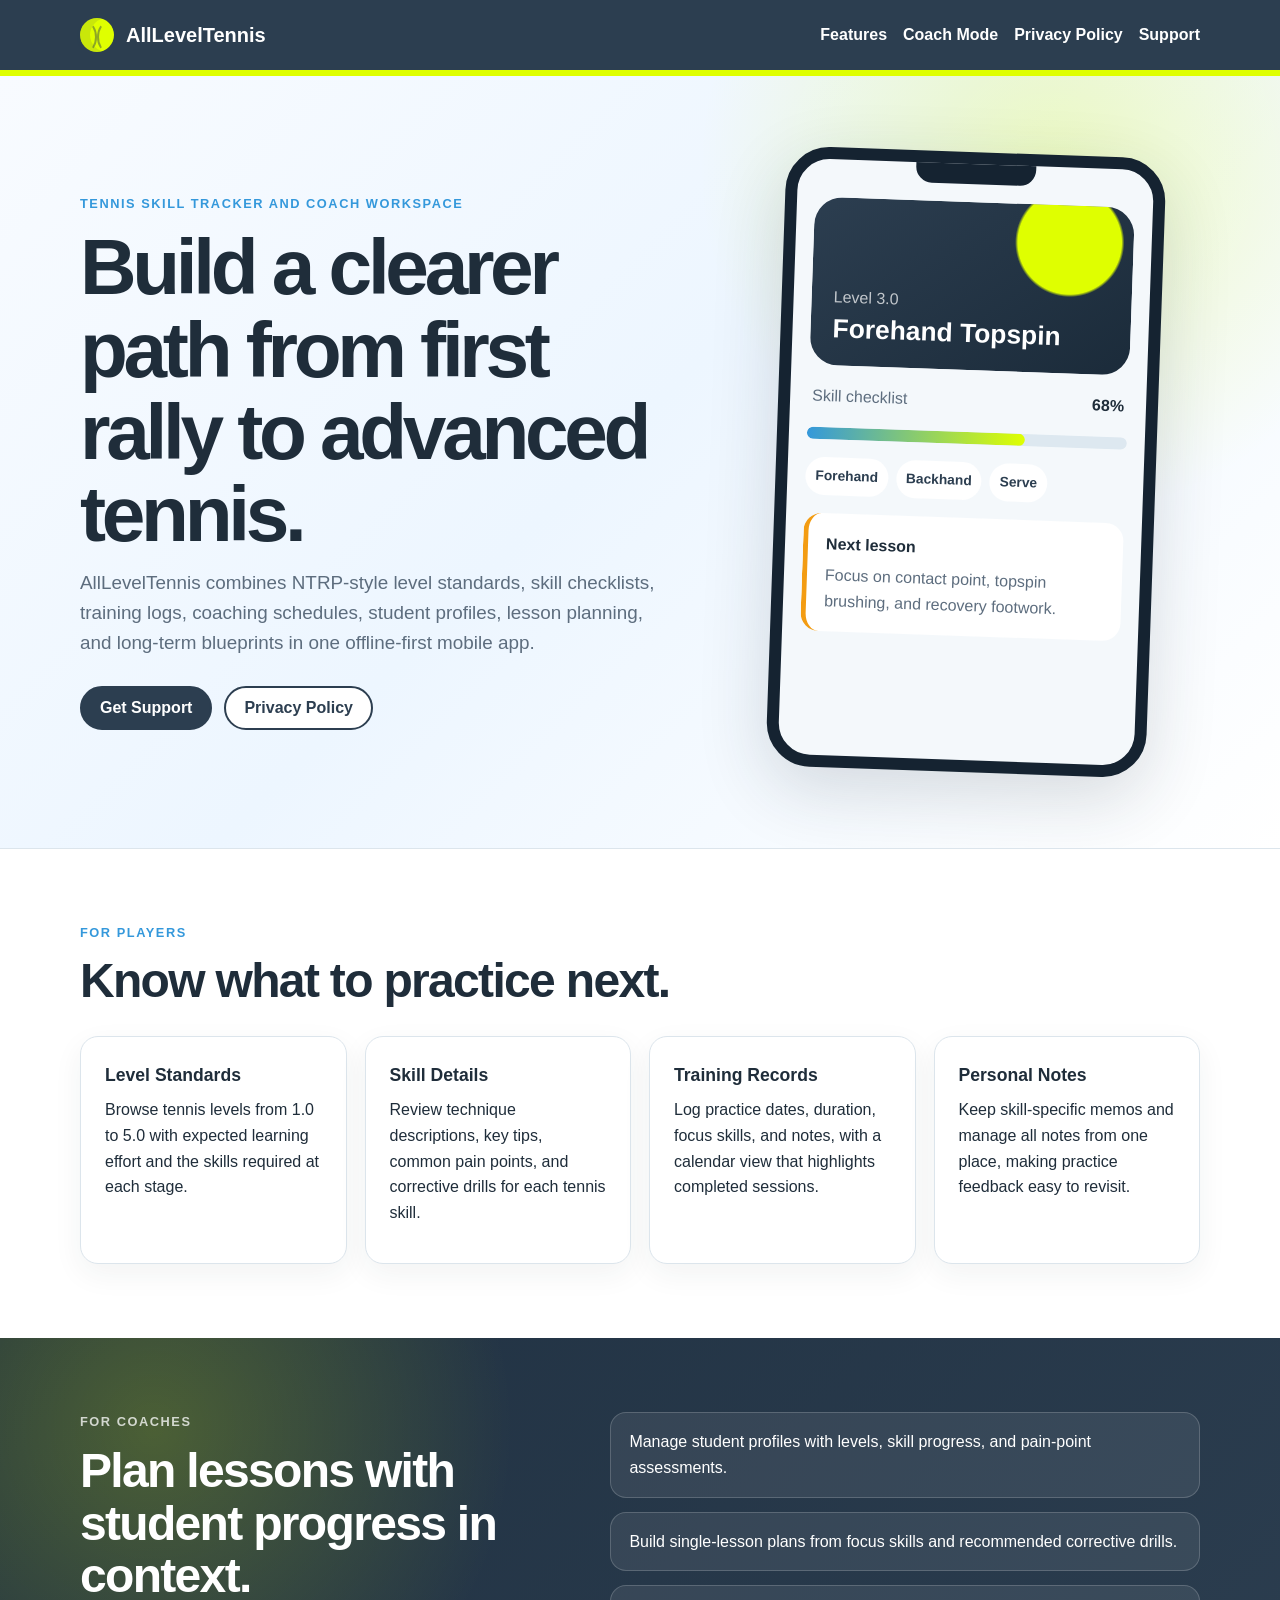
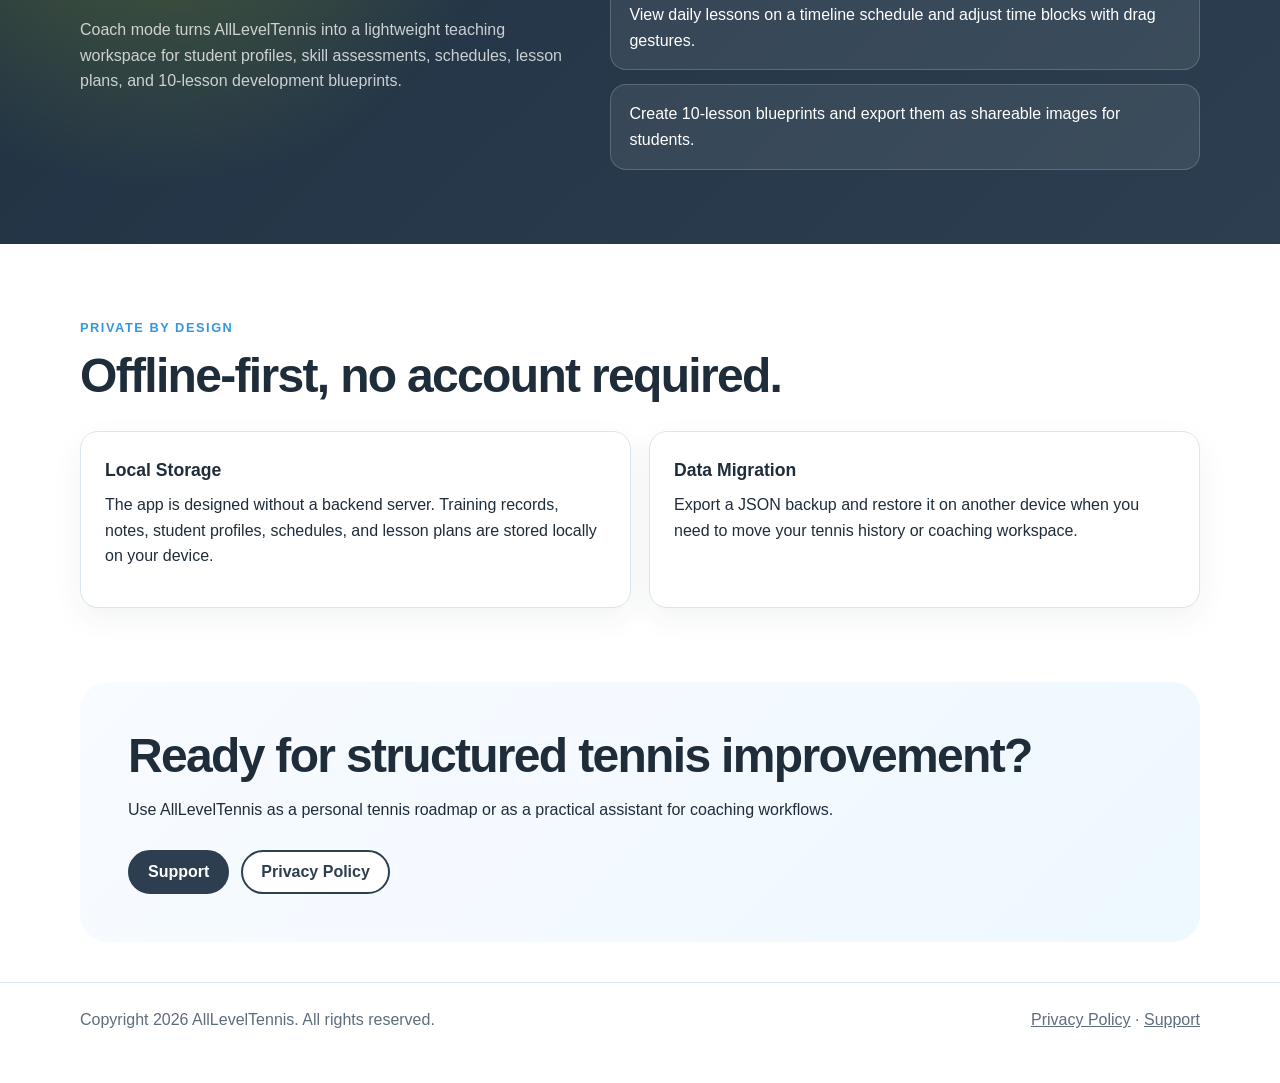
<file: index.html>
<!doctype html>
<html lang="en">
  <head>
    <meta charset="utf-8">
    <meta name="viewport" content="width=device-width, initial-scale=1">
    <title>AllLevelTennis - Tennis Learning and Coaching Assistant</title>
    <meta name="description" content="AllLevelTennis helps tennis players track skills, training records, notes, and helps coaches manage students, schedules, lesson plans, and 10-lesson blueprints.">
    <meta property="og:title" content="AllLevelTennis">
    <meta property="og:description" content="A mobile tennis learning and coaching assistant for players and coaches.">
    <meta property="og:type" content="website">
    <meta property="og:url" content="https://q06183.github.io/AllLevelTennisPages/">
    <link rel="canonical" href="https://q06183.github.io/AllLevelTennisPages/">
    <link rel="stylesheet" href="./styles.css">
  </head>
  <body>
    <header class="site-header">
      <div class="wrap header-layout">
        <a class="brand" href="./index.html" aria-label="AllLevelTennis home">
          <span class="ball" aria-hidden="true"></span>
          <span class="brand-name">AllLevelTennis</span>
        </a>
        <nav class="nav" aria-label="Primary navigation">
          <a href="#features">Features</a>
          <a href="#coach">Coach Mode</a>
          <a href="./privacy.html">Privacy Policy</a>
          <a href="./support.html">Support</a>
        </nav>
      </div>
    </header>

    <main>
      <section class="hero">
        <div class="wrap hero-grid">
          <div class="hero-copy">
            <p class="eyebrow">Tennis skill tracker and coach workspace</p>
            <h1>Build a clearer path from first rally to advanced tennis.</h1>
            <p class="lead">AllLevelTennis combines NTRP-style level standards, skill checklists, training logs, coaching schedules, student profiles, lesson planning, and long-term blueprints in one offline-first mobile app.</p>
            <div class="hero-actions">
              <a class="button" href="./support.html">Get Support</a>
              <a class="button button-secondary" href="./privacy.html">Privacy Policy</a>
            </div>
          </div>
          <div class="phone-card" aria-label="AllLevelTennis app preview">
            <div class="phone-top"></div>
            <div class="app-preview">
              <div class="preview-header">
                <span>Level 3.0</span>
                <strong>Forehand Topspin</strong>
              </div>
              <div class="progress-row">
                <span>Skill checklist</span>
                <strong>68%</strong>
              </div>
              <div class="progress-bar"><span style="width: 68%;"></span></div>
              <div class="tag-row">
                <span>Forehand</span>
                <span>Backhand</span>
                <span>Serve</span>
              </div>
              <div class="lesson-card">
                <strong>Next lesson</strong>
                <p>Focus on contact point, topspin brushing, and recovery footwork.</p>
              </div>
            </div>
          </div>
        </div>
      </section>

      <section class="wrap section" id="features">
        <p class="eyebrow">For players</p>
        <h2>Know what to practice next.</h2>
        <div class="grid">
          <article class="card">
            <h3>Level Standards</h3>
            <p>Browse tennis levels from 1.0 to 5.0 with expected learning effort and the skills required at each stage.</p>
          </article>
          <article class="card">
            <h3>Skill Details</h3>
            <p>Review technique descriptions, key tips, common pain points, and corrective drills for each tennis skill.</p>
          </article>
          <article class="card">
            <h3>Training Records</h3>
            <p>Log practice dates, duration, focus skills, and notes, with a calendar view that highlights completed sessions.</p>
          </article>
          <article class="card">
            <h3>Personal Notes</h3>
            <p>Keep skill-specific memos and manage all notes from one place, making practice feedback easy to revisit.</p>
          </article>
        </div>
      </section>

      <section class="feature-band" id="coach">
        <div class="wrap split">
          <div>
            <p class="eyebrow">For coaches</p>
            <h2>Plan lessons with student progress in context.</h2>
            <p>Coach mode turns AllLevelTennis into a lightweight teaching workspace for student profiles, skill assessments, schedules, lesson plans, and 10-lesson development blueprints.</p>
          </div>
          <ul class="check-list">
            <li>Manage student profiles with levels, skill progress, and pain-point assessments.</li>
            <li>Build single-lesson plans from focus skills and recommended corrective drills.</li>
            <li>View daily lessons on a timeline schedule and adjust time blocks with drag gestures.</li>
            <li>Create 10-lesson blueprints and export them as shareable images for students.</li>
          </ul>
        </div>
      </section>

      <section class="wrap section">
        <p class="eyebrow">Private by design</p>
        <h2>Offline-first, no account required.</h2>
        <div class="grid two-col">
          <article class="card">
            <h3>Local Storage</h3>
            <p>The app is designed without a backend server. Training records, notes, student profiles, schedules, and lesson plans are stored locally on your device.</p>
          </article>
          <article class="card">
            <h3>Data Migration</h3>
            <p>Export a JSON backup and restore it on another device when you need to move your tennis history or coaching workspace.</p>
          </article>
        </div>
      </section>

      <section class="wrap section cta">
        <h2>Ready for structured tennis improvement?</h2>
        <p>Use AllLevelTennis as a personal tennis roadmap or as a practical assistant for coaching workflows.</p>
        <div class="hero-actions">
          <a class="button" href="./support.html">Support</a>
          <a class="button button-secondary" href="./privacy.html">Privacy Policy</a>
        </div>
      </section>
    </main>

    <footer class="site-footer">
      <div class="wrap footer-layout">
        <p>Copyright 2026 AllLevelTennis. All rights reserved.</p>
        <p><a href="./privacy.html">Privacy Policy</a> · <a href="./support.html">Support</a></p>
      </div>
    </footer>
  </body>
</html>
</file>
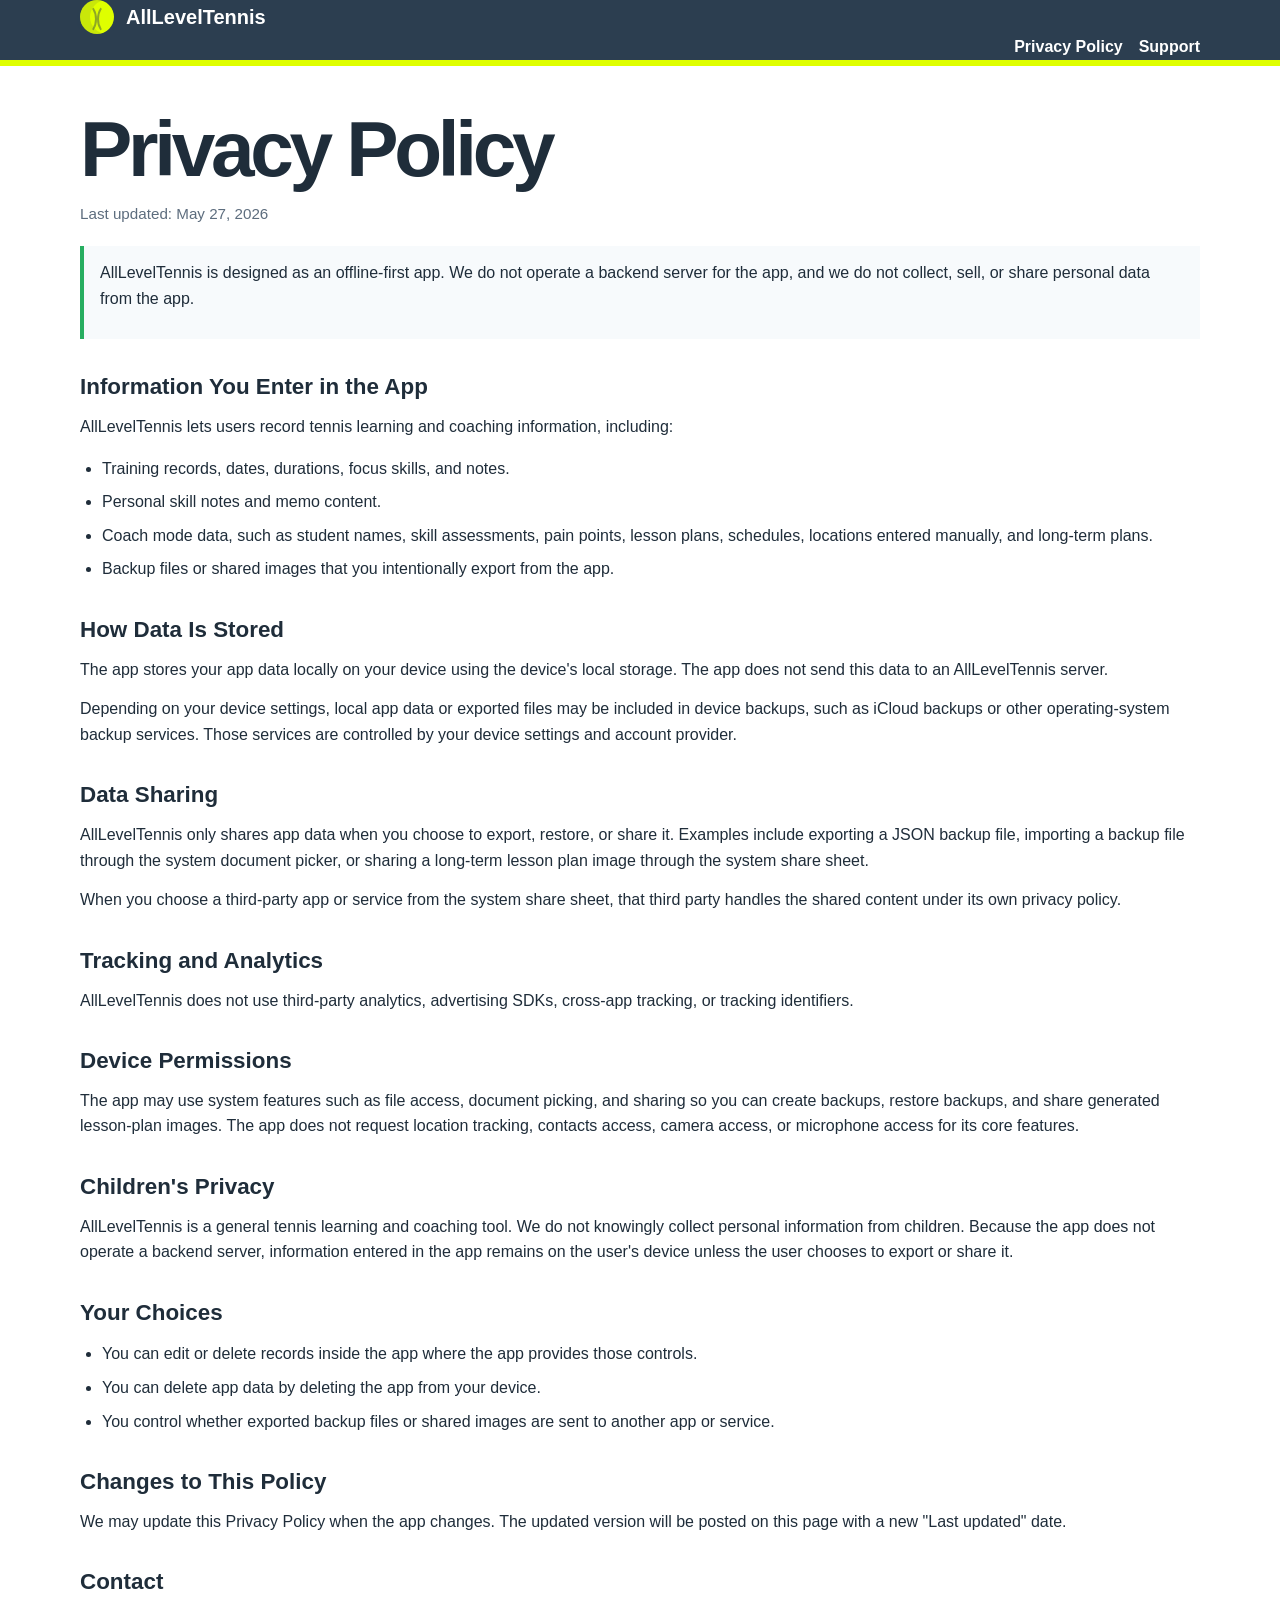
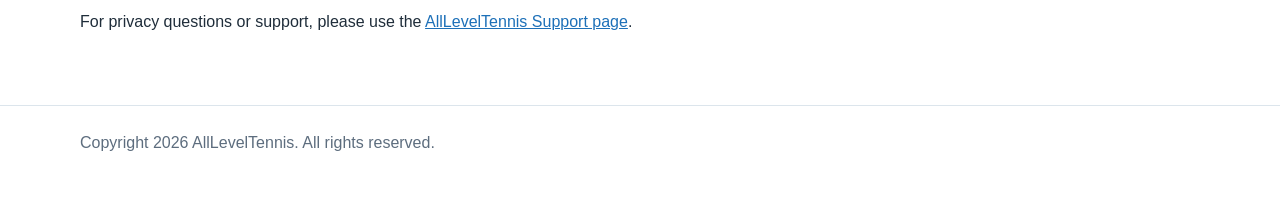
<file: privacy.html>
<!doctype html>
<html lang="en">
  <head>
    <meta charset="utf-8">
    <meta name="viewport" content="width=device-width, initial-scale=1">
    <title>Privacy Policy - AllLevelTennis</title>
    <meta name="description" content="Privacy Policy for the AllLevelTennis mobile app.">
    <link rel="stylesheet" href="./styles.css">
  </head>
  <body>
    <header class="site-header">
      <div class="wrap">
        <a class="brand" href="./index.html" aria-label="AllLevelTennis home">
          <span class="ball" aria-hidden="true"></span>
          <span class="brand-name">AllLevelTennis</span>
        </a>
        <nav class="nav" aria-label="Primary navigation">
          <a href="./privacy.html">Privacy Policy</a>
          <a href="./support.html">Support</a>
        </nav>
      </div>
    </header>

    <main class="wrap">
      <h1>Privacy Policy</h1>
      <p class="meta">Last updated: May 27, 2026</p>

      <div class="notice">
        <p>AllLevelTennis is designed as an offline-first app. We do not operate a backend server for the app, and we do not collect, sell, or share personal data from the app.</p>
      </div>

      <h2>Information You Enter in the App</h2>
      <p>AllLevelTennis lets users record tennis learning and coaching information, including:</p>
      <ul>
        <li>Training records, dates, durations, focus skills, and notes.</li>
        <li>Personal skill notes and memo content.</li>
        <li>Coach mode data, such as student names, skill assessments, pain points, lesson plans, schedules, locations entered manually, and long-term plans.</li>
        <li>Backup files or shared images that you intentionally export from the app.</li>
      </ul>

      <h2>How Data Is Stored</h2>
      <p>The app stores your app data locally on your device using the device's local storage. The app does not send this data to an AllLevelTennis server.</p>
      <p>Depending on your device settings, local app data or exported files may be included in device backups, such as iCloud backups or other operating-system backup services. Those services are controlled by your device settings and account provider.</p>

      <h2>Data Sharing</h2>
      <p>AllLevelTennis only shares app data when you choose to export, restore, or share it. Examples include exporting a JSON backup file, importing a backup file through the system document picker, or sharing a long-term lesson plan image through the system share sheet.</p>
      <p>When you choose a third-party app or service from the system share sheet, that third party handles the shared content under its own privacy policy.</p>

      <h2>Tracking and Analytics</h2>
      <p>AllLevelTennis does not use third-party analytics, advertising SDKs, cross-app tracking, or tracking identifiers.</p>

      <h2>Device Permissions</h2>
      <p>The app may use system features such as file access, document picking, and sharing so you can create backups, restore backups, and share generated lesson-plan images. The app does not request location tracking, contacts access, camera access, or microphone access for its core features.</p>

      <h2>Children's Privacy</h2>
      <p>AllLevelTennis is a general tennis learning and coaching tool. We do not knowingly collect personal information from children. Because the app does not operate a backend server, information entered in the app remains on the user's device unless the user chooses to export or share it.</p>

      <h2>Your Choices</h2>
      <ul>
        <li>You can edit or delete records inside the app where the app provides those controls.</li>
        <li>You can delete app data by deleting the app from your device.</li>
        <li>You control whether exported backup files or shared images are sent to another app or service.</li>
      </ul>

      <h2>Changes to This Policy</h2>
      <p>We may update this Privacy Policy when the app changes. The updated version will be posted on this page with a new "Last updated" date.</p>

      <h2>Contact</h2>
      <p>For privacy questions or support, please use the <a href="./support.html">AllLevelTennis Support page</a>.</p>
    </main>

    <footer class="site-footer">
      <div class="wrap">
        <p>Copyright 2026 AllLevelTennis. All rights reserved.</p>
      </div>
    </footer>
  </body>
</html>
</file>
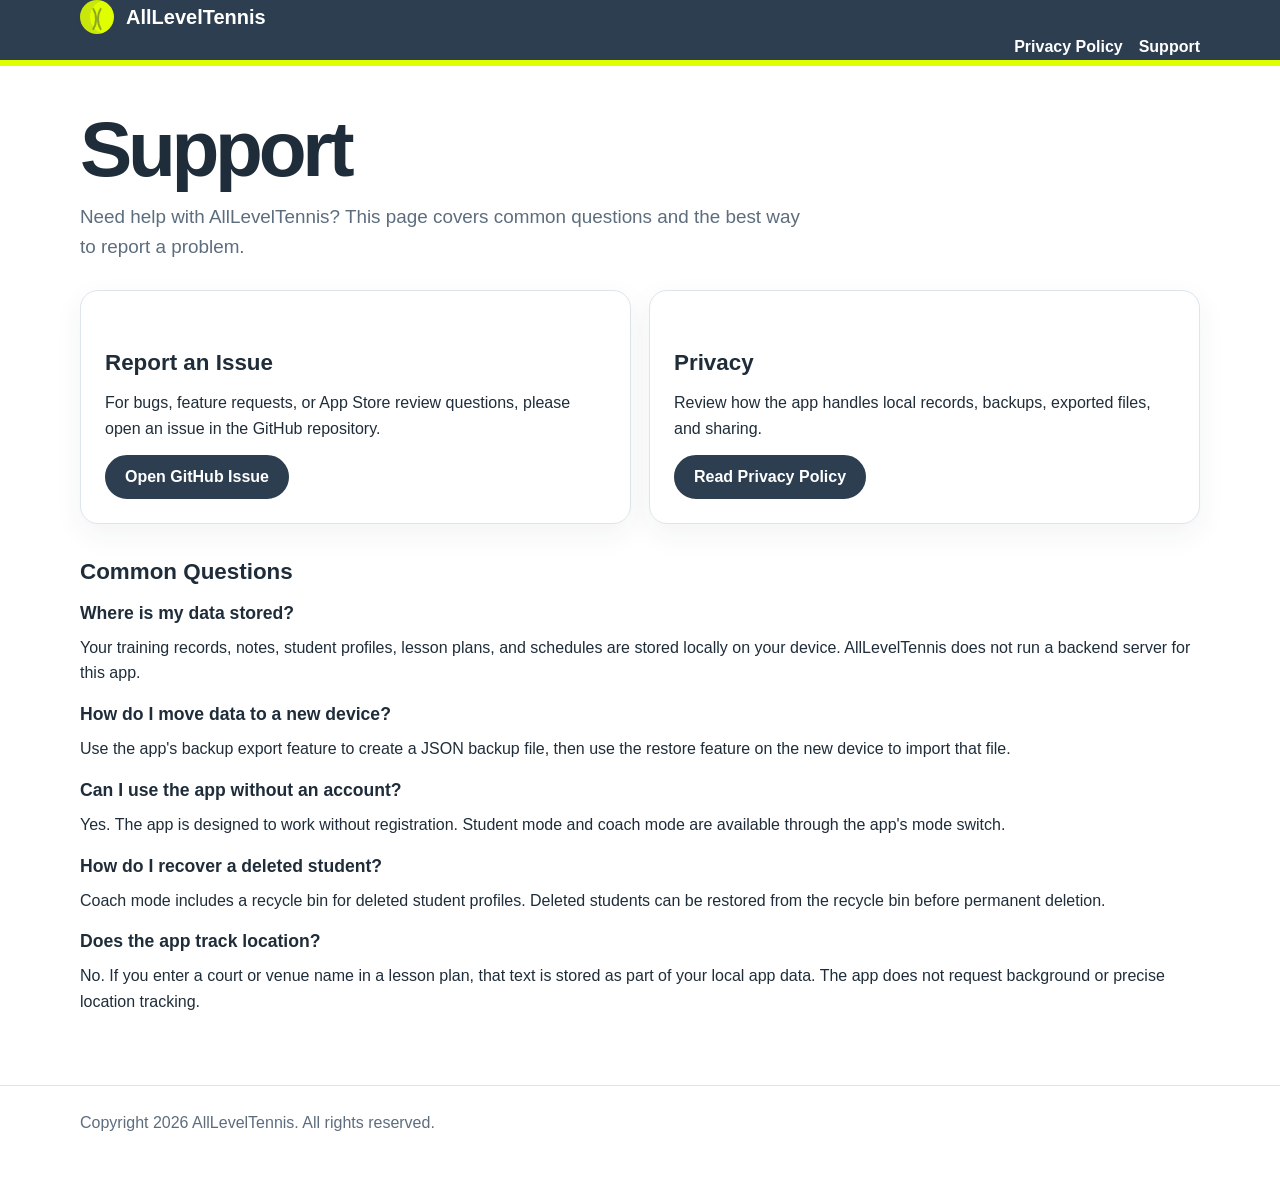
<file: support.html>
<!doctype html>
<html lang="en">
  <head>
    <meta charset="utf-8">
    <meta name="viewport" content="width=device-width, initial-scale=1">
    <title>Support - AllLevelTennis</title>
    <meta name="description" content="Support information for the AllLevelTennis mobile app.">
    <link rel="stylesheet" href="./styles.css">
  </head>
  <body>
    <header class="site-header">
      <div class="wrap">
        <a class="brand" href="./index.html" aria-label="AllLevelTennis home">
          <span class="ball" aria-hidden="true"></span>
          <span class="brand-name">AllLevelTennis</span>
        </a>
        <nav class="nav" aria-label="Primary navigation">
          <a href="./privacy.html">Privacy Policy</a>
          <a href="./support.html">Support</a>
        </nav>
      </div>
    </header>

    <main class="wrap">
      <h1>Support</h1>
      <p class="lead">Need help with AllLevelTennis? This page covers common questions and the best way to report a problem.</p>

      <section class="grid" aria-label="Support actions">
        <article class="card">
          <h2>Report an Issue</h2>
          <p>For bugs, feature requests, or App Store review questions, please open an issue in the GitHub repository.</p>
          <a class="button" href="https://github.com/Q06183/AllLevelTennis/issues/new">Open GitHub Issue</a>
        </article>
        <article class="card">
          <h2>Privacy</h2>
          <p>Review how the app handles local records, backups, exported files, and sharing.</p>
          <a class="button" href="./privacy.html">Read Privacy Policy</a>
        </article>
      </section>

      <h2>Common Questions</h2>

      <h3>Where is my data stored?</h3>
      <p>Your training records, notes, student profiles, lesson plans, and schedules are stored locally on your device. AllLevelTennis does not run a backend server for this app.</p>

      <h3>How do I move data to a new device?</h3>
      <p>Use the app's backup export feature to create a JSON backup file, then use the restore feature on the new device to import that file.</p>

      <h3>Can I use the app without an account?</h3>
      <p>Yes. The app is designed to work without registration. Student mode and coach mode are available through the app's mode switch.</p>

      <h3>How do I recover a deleted student?</h3>
      <p>Coach mode includes a recycle bin for deleted student profiles. Deleted students can be restored from the recycle bin before permanent deletion.</p>

      <h3>Does the app track location?</h3>
      <p>No. If you enter a court or venue name in a lesson plan, that text is stored as part of your local app data. The app does not request background or precise location tracking.</p>
    </main>

    <footer class="site-footer">
      <div class="wrap">
        <p>Copyright 2026 AllLevelTennis. All rights reserved.</p>
      </div>
    </footer>
  </body>
</html>
</file>
<file: styles.css>
:root {
  color-scheme: light;
  --ink: #1f2d3a;
  --muted: #5d6d7e;
  --line: #dce5ec;
  --panel: #f7fafc;
  --brand: #2c3e50;
  --accent: #dfff00;
  --link: #1d70b8;
  --success: #27ae60;
  --blue: #3498db;
  --orange: #f39c12;
  --shadow: 0 22px 70px rgba(31, 45, 58, 0.16);
}

* {
  box-sizing: border-box;
}

body {
  margin: 0;
  font-family: -apple-system, BlinkMacSystemFont, "Segoe UI", sans-serif;
  line-height: 1.6;
  color: var(--ink);
  background: #ffffff;
}

a {
  color: var(--link);
}

.site-header {
  background: var(--brand);
  color: #ffffff;
  border-bottom: 6px solid var(--accent);
  position: sticky;
  top: 0;
  z-index: 10;
}

.wrap {
  width: min(1120px, calc(100% - 32px));
  margin: 0 auto;
}

.header-layout {
  display: flex;
  align-items: center;
  justify-content: space-between;
  gap: 24px;
  padding: 18px 0;
}

.brand {
  display: flex;
  align-items: center;
  gap: 12px;
  text-decoration: none;
  color: inherit;
}

.ball {
  width: 34px;
  height: 34px;
  border-radius: 50%;
  background: var(--accent);
  box-shadow: inset 10px 0 0 rgba(44, 62, 80, 0.12);
  position: relative;
}

.ball::before,
.ball::after {
  content: "";
  position: absolute;
  top: 4px;
  width: 16px;
  height: 26px;
  border: 2px solid rgba(44, 62, 80, 0.45);
  border-top-color: transparent;
  border-bottom-color: transparent;
  border-radius: 50%;
}

.ball::before {
  left: -3px;
}

.ball::after {
  right: -3px;
}

.brand-name {
  font-size: 1.25rem;
  font-weight: 700;
}

.nav {
  display: flex;
  gap: 16px;
  flex-wrap: wrap;
  justify-content: flex-end;
}

.nav a {
  color: #ffffff;
  text-decoration: none;
  font-weight: 600;
}

main.wrap {
  padding: 42px 0 56px;
}

.hero {
  background:
    radial-gradient(circle at 82% 12%, rgba(223, 255, 0, 0.24), transparent 28%),
    linear-gradient(135deg, #f8fbff 0%, #edf6ff 48%, #ffffff 100%);
  border-bottom: 1px solid var(--line);
  padding: 76px 0;
  overflow: hidden;
}

.hero-grid {
  display: grid;
  grid-template-columns: minmax(0, 1.12fr) minmax(320px, 0.88fr);
  gap: 56px;
  align-items: center;
}

.hero-copy {
  max-width: 720px;
}

.eyebrow {
  margin: 0 0 12px;
  color: var(--blue);
  font-size: 0.8rem;
  font-weight: 800;
  letter-spacing: 0.12em;
  text-transform: uppercase;
}

h1 {
  margin: 0 0 12px;
  font-size: clamp(2.45rem, 7vw, 4.9rem);
  line-height: 1.05;
  letter-spacing: -0.055em;
}

h2 {
  margin: 0 0 14px;
  font-size: clamp(2rem, 4vw, 3rem);
  line-height: 1.1;
  letter-spacing: -0.035em;
}

main.wrap h2 {
  margin-top: 36px;
  font-size: 1.4rem;
  letter-spacing: normal;
}

h3 {
  margin: 0 0 8px;
  font-size: 1.1rem;
}

p {
  margin: 0 0 14px;
}

ul {
  padding-left: 22px;
}

li {
  margin: 8px 0;
}

.lead {
  color: var(--muted);
  font-size: 1.18rem;
  max-width: 720px;
}

.hero-actions {
  display: flex;
  gap: 12px;
  flex-wrap: wrap;
  margin-top: 28px;
}

.section {
  padding: 74px 0;
}

.grid {
  display: grid;
  grid-template-columns: repeat(auto-fit, minmax(240px, 1fr));
  gap: 18px;
  margin-top: 28px;
}

.two-col {
  grid-template-columns: repeat(auto-fit, minmax(300px, 1fr));
}

.card {
  border: 1px solid var(--line);
  border-radius: 18px;
  padding: 24px;
  background: #ffffff;
  box-shadow: 0 10px 30px rgba(31, 45, 58, 0.06);
}

.card h2,
.card h3 {
  margin-top: 0;
}

.button {
  display: inline-flex;
  align-items: center;
  justify-content: center;
  min-height: 44px;
  padding: 0 18px;
  border: 2px solid var(--brand);
  border-radius: 999px;
  background: var(--brand);
  color: #ffffff;
  text-decoration: none;
  font-weight: 700;
}

.button-secondary {
  background: #ffffff;
  color: var(--brand);
}

.phone-card {
  width: min(100%, 380px);
  min-height: 620px;
  justify-self: center;
  border: 12px solid #152331;
  border-radius: 44px;
  background: #f4f8fb;
  box-shadow: var(--shadow);
  padding: 18px;
  transform: rotate(2deg);
}

.phone-top {
  width: 120px;
  height: 20px;
  border-radius: 0 0 16px 16px;
  background: #152331;
  margin: -18px auto 18px;
}

.app-preview {
  display: grid;
  gap: 18px;
}

.preview-header {
  display: grid;
  gap: 4px;
  min-height: 168px;
  align-content: end;
  padding: 22px;
  border-radius: 28px;
  color: #ffffff;
  background:
    radial-gradient(circle at 80% 22%, var(--accent) 0 18%, transparent 19%),
    linear-gradient(145deg, var(--brand), #1b2b3a);
}

.preview-header span,
.progress-row span,
.lesson-card p {
  color: var(--muted);
}

.preview-header span {
  color: rgba(255, 255, 255, 0.72);
}

.preview-header strong {
  font-size: 1.65rem;
  line-height: 1.1;
}

.progress-row {
  display: flex;
  justify-content: space-between;
  gap: 16px;
  padding: 0 4px;
}

.progress-bar {
  height: 12px;
  overflow: hidden;
  border-radius: 999px;
  background: #dde8f0;
}

.progress-bar span {
  display: block;
  height: 100%;
  border-radius: inherit;
  background: linear-gradient(90deg, var(--blue), var(--accent));
}

.tag-row {
  display: flex;
  gap: 8px;
  flex-wrap: wrap;
}

.tag-row span {
  padding: 8px 10px;
  border-radius: 999px;
  background: #ffffff;
  color: var(--brand);
  font-size: 0.86rem;
  font-weight: 700;
}

.lesson-card {
  padding: 18px;
  border-left: 5px solid var(--orange);
  border-radius: 18px;
  background: #ffffff;
}

.lesson-card p {
  margin: 6px 0 0;
}

.feature-band {
  padding: 74px 0;
  color: #ffffff;
  background:
    radial-gradient(circle at 12% 18%, rgba(223, 255, 0, 0.22), transparent 30%),
    linear-gradient(135deg, #203142, #2c3e50);
}

.feature-band .eyebrow,
.feature-band p {
  color: rgba(255, 255, 255, 0.76);
}

.feature-band h2 {
  color: #ffffff;
}

.split {
  display: grid;
  grid-template-columns: minmax(0, 0.9fr) minmax(280px, 1.1fr);
  gap: 48px;
  align-items: start;
}

.check-list {
  display: grid;
  gap: 14px;
  margin: 0;
  padding: 0;
  list-style: none;
}

.check-list li {
  margin: 0;
  padding: 16px 18px;
  border: 1px solid rgba(255, 255, 255, 0.18);
  border-radius: 16px;
  background: rgba(255, 255, 255, 0.08);
}

.cta {
  margin-bottom: 40px;
  padding: 48px;
  border-radius: 28px;
  background: linear-gradient(135deg, #f8fbff, #eef8ff);
}

.notice {
  border-left: 4px solid var(--success);
  padding: 14px 16px;
  background: var(--panel);
  margin: 20px 0;
}

.meta {
  color: var(--muted);
  font-size: 0.95rem;
}

.site-footer {
  border-top: 1px solid var(--line);
  color: var(--muted);
  padding: 24px 0 36px;
}

.site-footer a {
  color: inherit;
}

.footer-layout {
  display: flex;
  justify-content: space-between;
  gap: 16px;
  flex-wrap: wrap;
}

@media (max-width: 640px) {
  .header-layout,
  .split,
  .hero-grid {
    grid-template-columns: 1fr;
  }

  .header-layout {
    display: grid;
  }

  .nav {
    justify-content: flex-start;
  }

  .hero {
    padding: 48px 0;
  }

  .phone-card {
    min-height: auto;
    transform: none;
  }

  .section,
  .feature-band {
    padding: 52px 0;
  }

  .cta {
    padding: 28px;
  }
}
</file>
